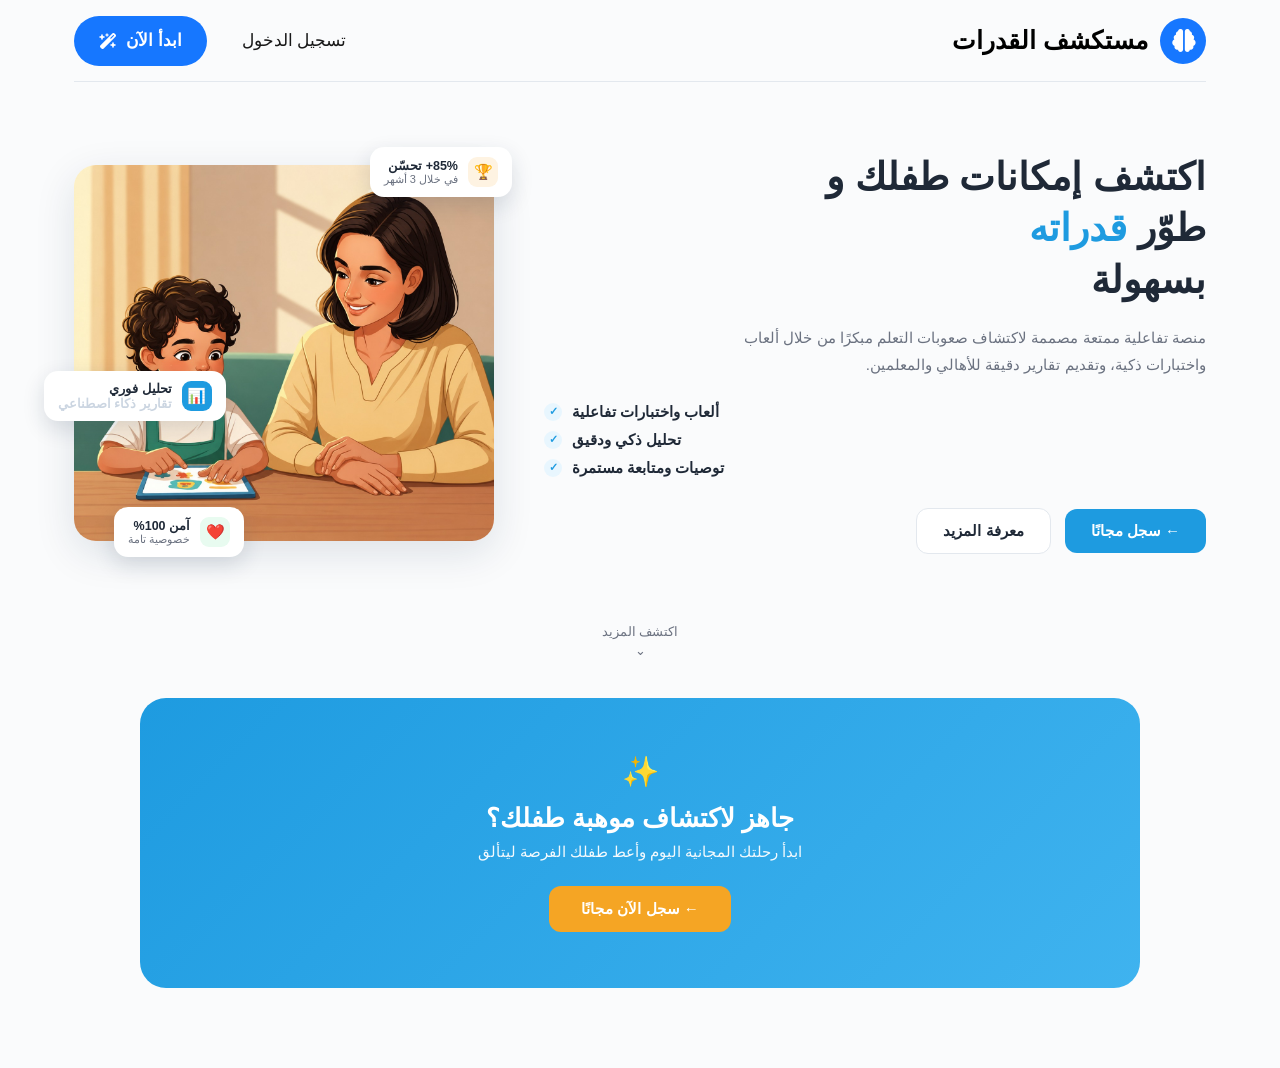
<file: index.html>
<!doctype html>
<html lang="ar" dir="rtl">
  <head>
    <meta charset="UTF-8" />
    <meta name="viewport" content="width=device-width, initial-scale=1.0" />
    <title>مستكشف القدرات - اكتشف إمكانات طفلك</title>
    <link
      rel="stylesheet"
      href="https://cdnjs.cloudflare.com/ajax/libs/font-awesome/6.5.2/css/all.min.css"
    />
    <link rel="stylesheet" href="./css/index.css" />
  </head>
  <body>
    <div class="container">
      <div class="navbar">
        <div class="site-logo">
          <div class="brain-icon">
            <i class="fa-solid fa-brain"></i>
          </div>

          <span>مستكشف القدرات</span>
        </div>
        <div class="navbar-links">
          <a href="./pages/auth/login.html" class="login-link">
            تسجيل الدخول
          </a>

          <a href="./pages/auth/registers.html" class="start-button">
            <span>ابدأ الآن</span>
            <i class="fa-solid fa-wand-magic-sparkles"></i>
          </a>
        </div>
      </div>
      <section class="hero">
        <div class="hero-image-wrap">
          <div class="float-badge badge-1">
            <div class="badge-icon">🏆</div>
            <div>
              <div>85%+ تحسّن</div>
              <div class="badge-sub">في خلال 3 أشهر</div>
            </div>
          </div>

          <div class="hero-image">
            <img
              src="./imgs/image.jpeg"
              alt="طفل وأمه يلعبان معًا"
              onerror="this.style.display = 'none'"
            />
          </div>

          <div class="float-badge badge-2">
            <div class="badge-icon">📊</div>
            <div>
              <div>تحليل فوري</div>
              <div class="badge-sub" style="color: #cbd5e1">
                تقارير ذكاء اصطناعي
              </div>
            </div>
          </div>

          <div class="float-badge badge-3">
            <div class="badge-icon">❤️</div>
            <div>
              <div>آمن 100%</div>
              <div class="badge-sub">خصوصية تامة</div>
            </div>
          </div>
        </div>

        <div class="hero-content">
          <h1>
            اكتشف إمكانات طفلك و<br />طوّر <span class="highlight">قدراته</span
            ><br />بسهولة
          </h1>
          <p class="lead">
            منصة تفاعلية ممتعة مصممة لاكتشاف صعوبات التعلم مبكرًا من خلال ألعاب
            واختبارات ذكية، وتقديم تقارير دقيقة للأهالي والمعلمين.
          </p>

          <ul class="feature-list">
            <li>
              <span>ألعاب واختبارات تفاعلية</span><span class="tick">✓</span>
            </li>
            <li><span>تحليل ذكي ودقيق</span><span class="tick">✓</span></li>
            <li>
              <span>توصيات ومتابعة مستمرة</span><span class="tick">✓</span>
            </li>
          </ul>

          <div class="hero-actions">
            <a href="./pages/auth/registers.html" class="btn btn-primary"
              >← سجل مجانًا</a
            >
            <a href="#learn-more" class="btn btn-outline">معرفة المزيد</a>
          </div>
        </div>
      </section>

      <div class="scroll-hint">
        اكتشف المزيد
        <span class="chev">⌄</span>
      </div>

      <section class="cta-banner">
        <div class="cta-icon">✨</div>
        <h2>جاهز لاكتشاف موهبة طفلك؟</h2>
        <p>ابدأ رحلتك المجانية اليوم وأعط طفلك الفرصة ليتألق</p>
        <a href="./pages/auth/registers.html" class="btn-cta"
          >← سجل الآن مجانًا</a
        >
      </section>
    </div>

    <script src="./js/index.js"></script>
  </body>
</html>
</file>
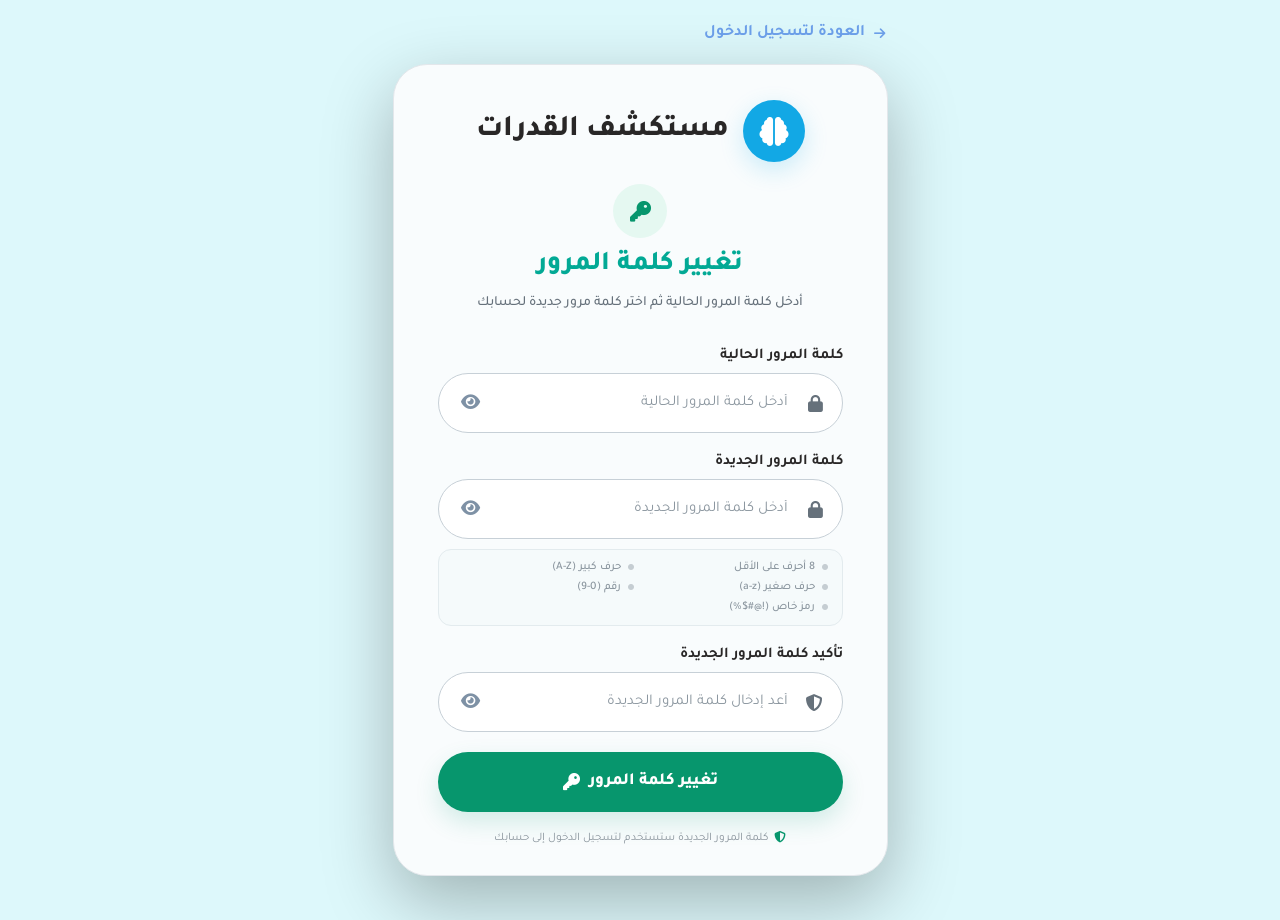
<file: pages/auth/ChangePassword.html>
<!doctype html>
<html lang="ar" dir="rtl">
  <head>
    <meta charset="UTF-8" />

    <meta name="viewport" content="width=device-width, initial-scale=1.0" />

    <title>مستكشف القدرات | تغيير كلمة المرور</title>

    <link
      href="https://fonts.googleapis.com/css2?family=Tajawal:wght@400;500;600;700;800&display=swap"
      rel="stylesheet"
    />

    <link
      rel="stylesheet"
      href="https://cdnjs.cloudflare.com/ajax/libs/font-awesome/6.5.2/css/all.min.css"
    />

    <link rel="stylesheet" href="../../css/ChangePassword.css" />
  </head>

  <body>
    <div class="page-container">
      <a href="./login.html" class="back-link">
        <i class="fa-solid fa-arrow-right"></i>

        العودة لتسجيل الدخول
      </a>

      <div class="change-card">
        <div class="brand">
          <div class="brand-icon">
            <i class="fa-solid fa-brain"></i>
          </div>

          <div class="brand-name">مستكشف القدرات</div>
        </div>
        <div class="welcome">
          <div class="title-icon">
            <i class="fa-solid fa-key"></i>
          </div>

          <h1>تغيير كلمة المرور</h1>

          <p>أدخل كلمة المرور الحالية ثم اختر كلمة مرور جديدة لحسابك</p>
        </div>
        <form id="changePasswordForm">
          <div class="form-group">
            <label for="currentPassword"> كلمة المرور الحالية </label>

            <div class="input-wrapper">
              <i class="fa-solid fa-lock input-icon"></i>

              <input
                type="password"
                id="currentPassword"
                placeholder="أدخل كلمة المرور الحالية"
                autocomplete="current-password"
                required
              />

              <button
                type="button"
                class="password-toggle"
                id="toggleCurrentPassword"
                aria-label="إظهار كلمة المرور"
              >
                <i class="fa-solid fa-eye"></i>
              </button>
            </div>
          </div>
          <div class="form-group">
            <label for="newPassword"> كلمة المرور الجديدة </label>

            <div class="input-wrapper">
              <i class="fa-solid fa-lock input-icon"></i>

              <input
                type="password"
                id="newPassword"
                placeholder="أدخل كلمة المرور الجديدة"
                autocomplete="new-password"
                required
              />

              <button
                type="button"
                class="password-toggle"
                id="toggleNewPassword"
                aria-label="إظهار كلمة المرور"
              >
                <i class="fa-solid fa-eye"></i>
              </button>
            </div>
            <div class="password-rules">
              <div class="rule" id="ruleLength">
                <i class="fa-solid fa-circle"></i>
                8 أحرف على الأقل
              </div>

              <div class="rule" id="ruleUpper">
                <i class="fa-solid fa-circle"></i>
                حرف كبير (A-Z)
              </div>

              <div class="rule" id="ruleLower">
                <i class="fa-solid fa-circle"></i>
                حرف صغير (a-z)
              </div>

              <div class="rule" id="ruleNumber">
                <i class="fa-solid fa-circle"></i>
                رقم (0-9)
              </div>

              <div class="rule" id="ruleSpecial">
                <i class="fa-solid fa-circle"></i>
                رمز خاص (!@#$%)
              </div>
            </div>
          </div>
          <div class="form-group">
            <label for="confirmPassword"> تأكيد كلمة المرور الجديدة </label>

            <div class="input-wrapper">
              <i class="fa-solid fa-shield-halved input-icon"></i>

              <input
                type="password"
                id="confirmPassword"
                placeholder="أعد إدخال كلمة المرور الجديدة"
                autocomplete="new-password"
                required
              />

              <button
                type="button"
                class="password-toggle"
                id="toggleConfirmPassword"
                aria-label="إظهار كلمة المرور"
              >
                <i class="fa-solid fa-eye"></i>
              </button>
            </div>

            <div class="validation-message" id="confirmError">
              كلمتا المرور غير متطابقتين
            </div>
          </div>
          <div class="message success-message" id="successMessage"></div>
          <div class="message error-message" id="errorMessage"></div>
          <button type="submit" class="change-button" id="changeButton">
            <span id="buttonText"> تغيير كلمة المرور </span>

            <i class="fa-solid fa-key" id="buttonIcon"></i>
          </button>
        </form>

        <div class="bottom-text">
          <i class="fa-solid fa-shield-halved"></i>

          كلمة المرور الجديدة ستستخدم لتسجيل الدخول إلى حسابك
        </div>
      </div>
    </div>

    <script src="../../js/ChangePassword.js"></script>
  </body>
</html>
</file>
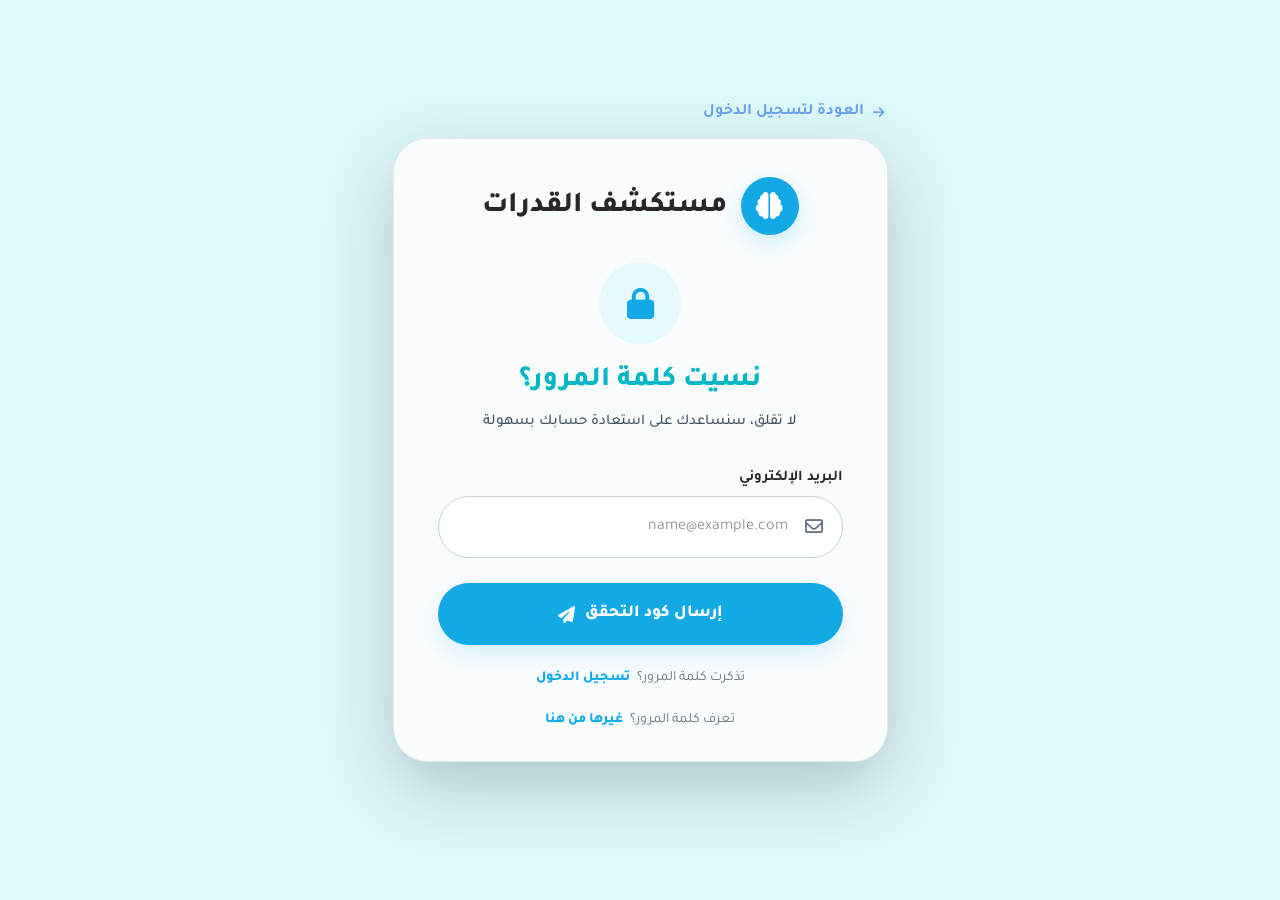
<file: pages/auth/ForgetPassword.html>
<!doctype html>
<html lang="ar" dir="rtl">
  <head>
    <meta charset="UTF-8" />
    <meta name="viewport" content="width=device-width, initial-scale=1.0" />

    <title>مستكشف القدرات | نسيت كلمة المرور</title>

    <link
      href="https://fonts.googleapis.com/css2?family=Tajawal:wght@400;500;600;700;800&display=swap"
      rel="stylesheet"
    />

    <link
      rel="stylesheet"
      href="https://cdnjs.cloudflare.com/ajax/libs/font-awesome/6.5.2/css/all.min.css"
    />

    <link rel="stylesheet" href="../../css/forgot-password.css" />
  </head>

  <body>
    <div class="page-container">
      <a href="./login.html" class="back-link">
        <i class="fa-solid fa-arrow-right"></i>
        العودة لتسجيل الدخول
      </a>

      <div class="forgot-card">
        <div class="brand">
          <div class="brand-icon">
            <i class="fa-solid fa-brain"></i>
          </div>

          <div class="brand-name">مستكشف القدرات</div>
        </div>

        <div class="main-icon">
          <i class="fa-solid fa-lock"></i>
        </div>

        <div class="welcome">
          <h1>نسيت كلمة المرور؟</h1>

          <p>لا تقلق، سنساعدك على استعادة حسابك بسهولة</p>
        </div>

        <form id="forgotPasswordForm">
          <div class="form-group">
            <label for="email"> البريد الإلكتروني </label>

            <div class="input-wrapper">
              <i class="fa-regular fa-envelope input-icon"></i>

              <input
                type="email"
                id="email"
                placeholder="name@example.com"
                autocomplete="off"
                required
              />
            </div>

            <div class="error-message" id="emailError"></div>
          </div>

          <button type="submit" class="submit-button" id="submitButton">
            <span id="buttonText"> إرسال كود التحقق </span>

            <i class="fa-solid fa-paper-plane"></i>

            <span class="spinner" id="spinner"> </span>
          </button>

          <div class="api-message" id="apiMessage"></div>
        </form>

        <div class="bottom-text">
          تذكرت كلمة المرور؟

          <a href="./login.html"> تسجيل الدخول </a>
        </div>
        <div class="bottom-text">
          تعرف كلمة المرور؟
          <a href="./ChangePassword.html"> غيرها من هنا</a>
        </div>
      </div>
    </div>

    <script src="../../js/forgot-password.js"></script>
  </body>
</html>
</file>
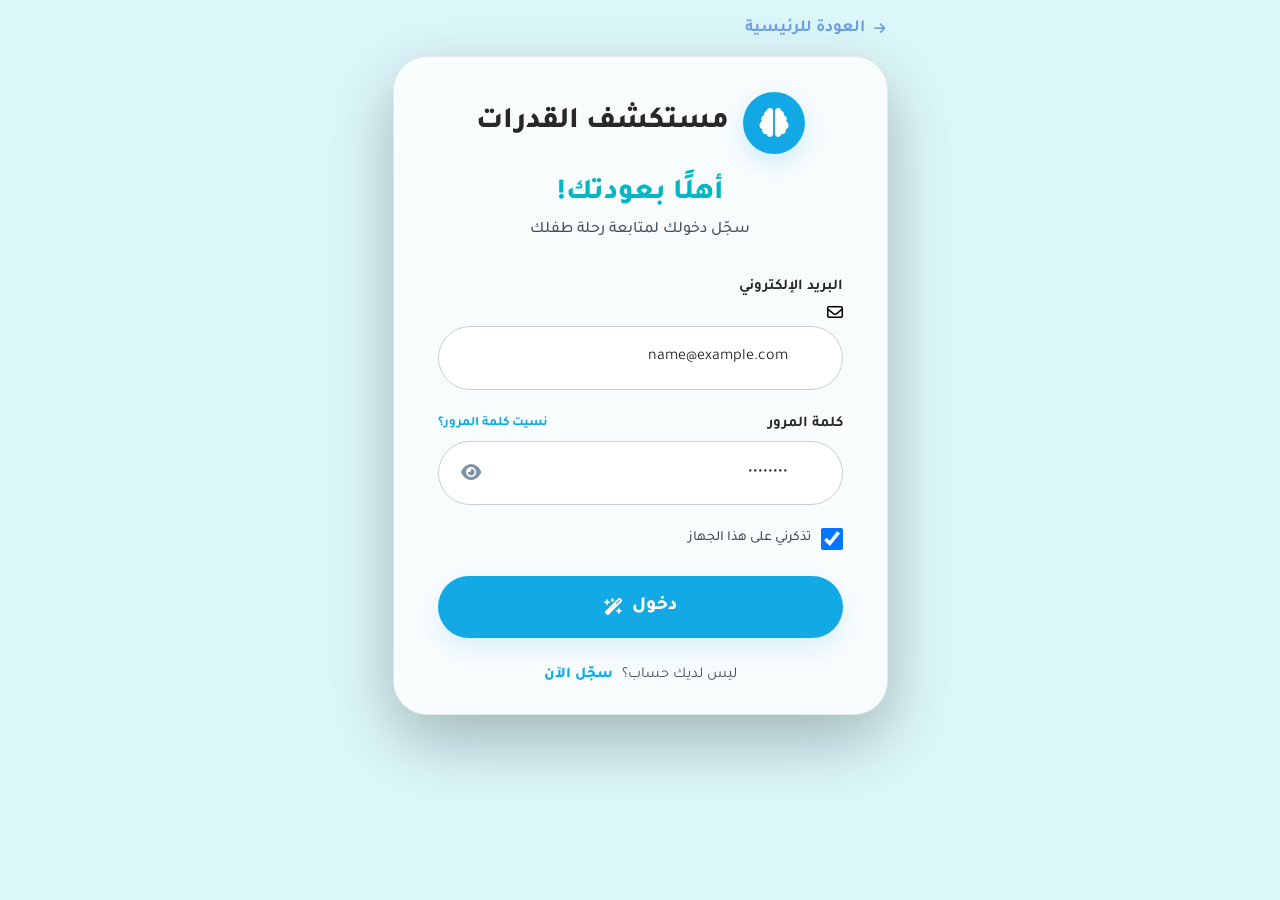
<file: pages/auth/login.html>
<!doctype html>
<html lang="ar" dir="rtl">
  <head>
    <meta charset="UTF-8" />
    <meta name="viewport" content="width=device-width, initial-scale=1.0" />
    <title>مستكشف القدرات | تسجيل الدخول</title>
    <link
      href="https://fonts.googleapis.com/css2?family=Tajawal:wght@400;500;600;700;800&display=swap"
      rel="stylesheet"
    />
    <link
      rel="stylesheet"
      href="https://cdnjs.cloudflare.com/ajax/libs/font-awesome/6.5.2/css/all.min.css"
    />
    <link rel="stylesheet" href="../../css/login.css" />
  </head>

  <body>
    <div style="width: 495px; position: relative">
      <div>
        <a href="../../index.html" class="home-link"
          ><i class="fa-solid fa-arrow-right"></i> العودة للرئيسية
        </a>
      </div>
      <div class="login-card">
        <div class="brand">
          <div class="brand-icon">
            <i class="fa-solid fa-brain" style="font-size: 29px"></i>
          </div>

          <div class="brand-name">مستكشف القدرات</div>
        </div>
        <div class="welcome">
          <h1>أهلًا بعودتك!</h1>
          <p>سجّل دخولك لمتابعة رحلة طفلك</p>
        </div>
        <form id="loginForm">
          <div class="form-group">
            <div class="form-label-row">
              <label for="email"> البريد الإلكتروني </label>
            </div>
            <div class="input-wrapper">
              <i class="fa-regular fa-envelope input-icon"></i>
              <input
                type="email"
                id="email"
                name="email"
                placeholder="name@example.com"
                autocomplete
                required
              />
            </div>
          </div>
          <div class="form-group">
            <div class="form-label-row">
              <label for="password"> كلمة المرور </label>
              <a
                href="./ForgetPassword.html"
                class="forgot-password"
                target="_blank"
              >
                نسيت كلمة المرور؟
              </a>
            </div>
            <div class="input-wrapper">
              <input
                type="password"
                id="password"
                name="password"
                placeholder="••••••••"
                autocomplete
                required
              />
              <button
                type="button"
                class="password-toggle"
                id="togglePassword"
                aria-label="إظهار كلمة المرور"
              ></button>
            </div>
          </div>
          <div class="remember-row">
            <input type="checkbox" id="remember" checked />
            <label for="remember"> تذكرني على هذا الجهاز </label>
          </div>
          <button type="submit" class="login-button">
            <span>دخول</span>
            <i
              class="fa-solid fa-wand-magic-sparkles"
              style="font-size: 17px"
            ></i>
          </button>
        </form>
        <div class="register-text">
          ليس لديك حساب؟
          <a href="./registers.html"> سجّل الآن </a>
        </div>
      </div>
    </div>
    <script src="../../js/login.js"></script>
  </body>
</html>
</file>
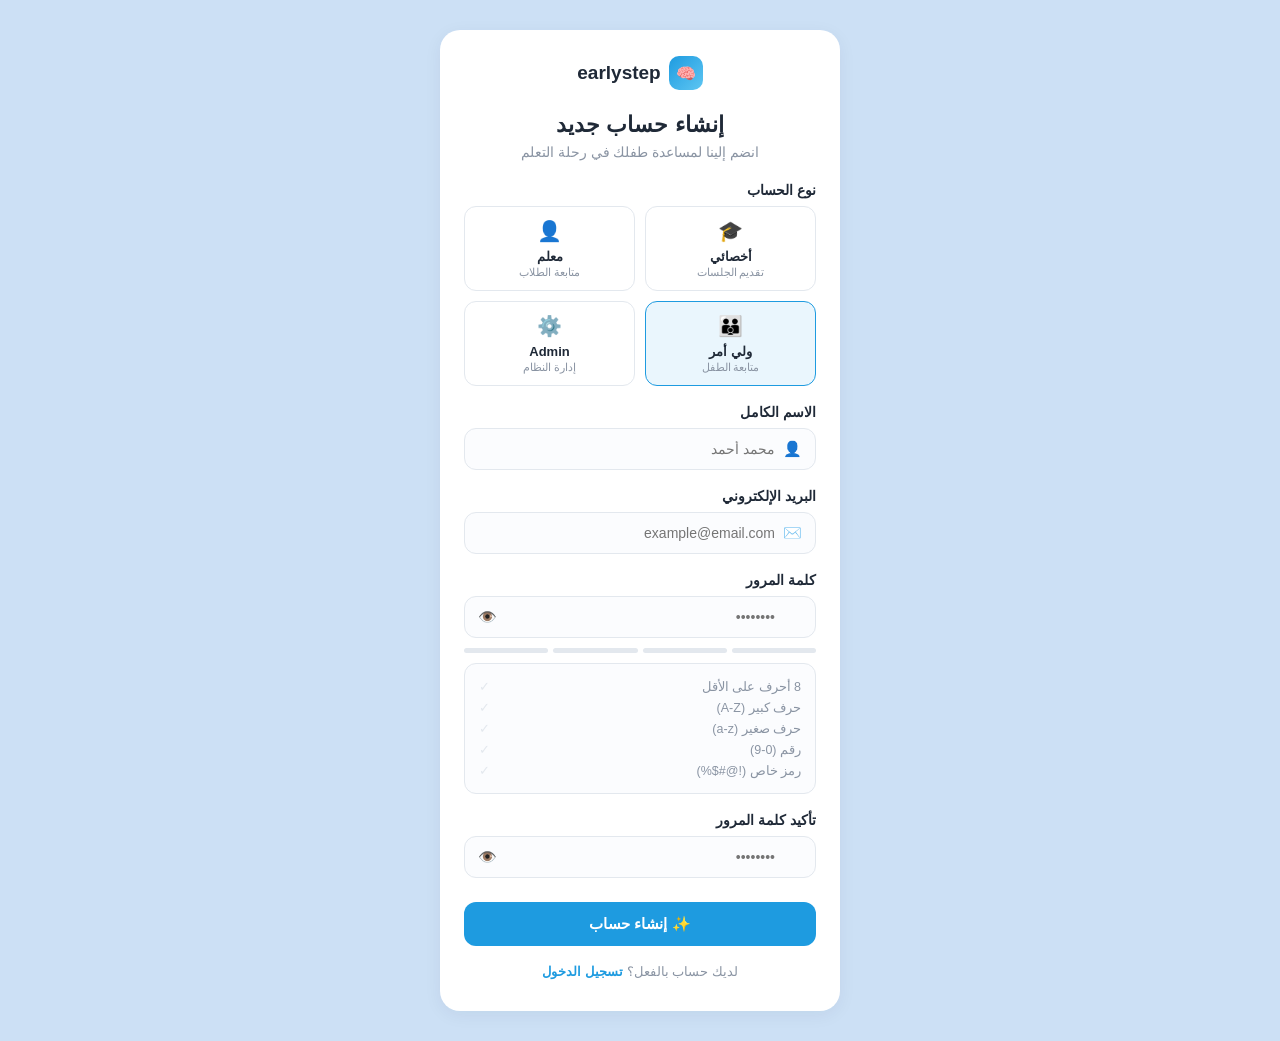
<file: pages/auth/registers.html>
<!doctype html>
<html lang="ar" dir="rtl">
  <head>
    <meta charset="UTF-8" />
    <meta name="viewport" content="width=device-width, initial-scale=1.0" />

    <title>إنشاء حساب جديد - earlystep</title>

    <link rel="stylesheet" href="../../css/registers.css" />
  </head>

  <body>
    <div class="card">
      <div class="logo-row">
        <div class="logo-icon">🧠</div>

        <div class="logo-text">earlystep</div>
      </div>

      <h1>إنشاء حساب جديد</h1>

      <p class="subtitle">انضم إلينا لمساعدة طفلك في رحلة التعلم</p>

      <form id="registerForm" novalidate>
        <label> نوع الحساب </label>

        <div class="account-types" id="accountTypes">
          <div class="account-type" data-type="specialist">
            <div class="icon">🎓</div>

            <div class="title">أخصائي</div>

            <div class="desc">تقديم الجلسات</div>
          </div>
          <div class="account-type" data-type="teacher">
            <div class="icon">👤</div>

            <div class="title">معلم</div>

            <div class="desc">متابعة الطلاب</div>
          </div>
          <div class="account-type active" data-type="guardian">
            <div class="icon">👪</div>

            <div class="title">ولي أمر</div>

            <div class="desc">متابعة الطفل</div>
          </div>
          <div class="account-type" data-type="admin">
            <div class="icon">⚙️</div>

            <div class="title">Admin</div>

            <div class="desc">إدارة النظام</div>
          </div>
        </div>
        <label for="fullName"> الاسم الكامل </label>

        <div class="input-wrap">
          <input type="text" id="fullName" placeholder="محمد أحمد" required />

          <span class="icon-right"> 👤 </span>
        </div>
        <label for="email"> البريد الإلكتروني </label>

        <div class="input-wrap">
          <input
            type="email"
            id="email"
            placeholder="example@email.com"
            required
          />

          <span class="icon-right"> ✉️ </span>
        </div>

        <div class="error-msg" id="emailError">
          الرجاء إدخال بريد إلكتروني صحيح
        </div>
        <label for="password"> كلمة المرور </label>

        <div class="input-wrap">
          <input
            type="password"
            id="password"
            placeholder="••••••••"
            required
          />

          <button type="button" class="icon-left" id="togglePassword">
            👁️
          </button>
        </div>
        <div class="strength-bar" id="strengthBar">
          <span></span>
          <span></span>
          <span></span>
          <span></span>
        </div>

        <div class="rules" id="rules">
          <div class="rule" data-rule="length">
            <span> 8 أحرف على الأقل </span>

            <span class="check"> ✓ </span>
          </div>

          <div class="rule" data-rule="upper">
            <span> حرف كبير (A-Z) </span>

            <span class="check"> ✓ </span>
          </div>

          <div class="rule" data-rule="lower">
            <span> حرف صغير (a-z) </span>

            <span class="check"> ✓ </span>
          </div>

          <div class="rule" data-rule="number">
            <span> رقم (0-9) </span>

            <span class="check"> ✓ </span>
          </div>

          <div class="rule" data-rule="special">
            <span> رمز خاص (!@#$%) </span>

            <span class="check"> ✓ </span>
          </div>
        </div>

        <label for="confirmPassword"> تأكيد كلمة المرور </label>

        <div class="input-wrap">
          <input
            type="password"
            id="confirmPassword"
            placeholder="••••••••"
            required
          />

          <button type="button" class="icon-left" id="toggleConfirmPassword">
            👁️
          </button>
        </div>

        <div class="error-msg" id="confirmError">
          كلمتا المرور غير متطابقتين
        </div>
        <button type="submit" class="btn-submit" id="submitBtn">
          <span class="spinner" id="spinner"></span>

          <span id="btnText"> ✨ إنشاء حساب </span>
        </button>
        <div class="api-error" id="apiError"></div>
        <div class="api-success" id="apiSuccess"></div>
      </form>
      <p class="login-link">
        لديك حساب بالفعل؟
        <a href="login.html"> تسجيل الدخول </a>
      </p>
    </div>
    <script src="../../js/registers.js"></script>
  </body>
</html>
</file>
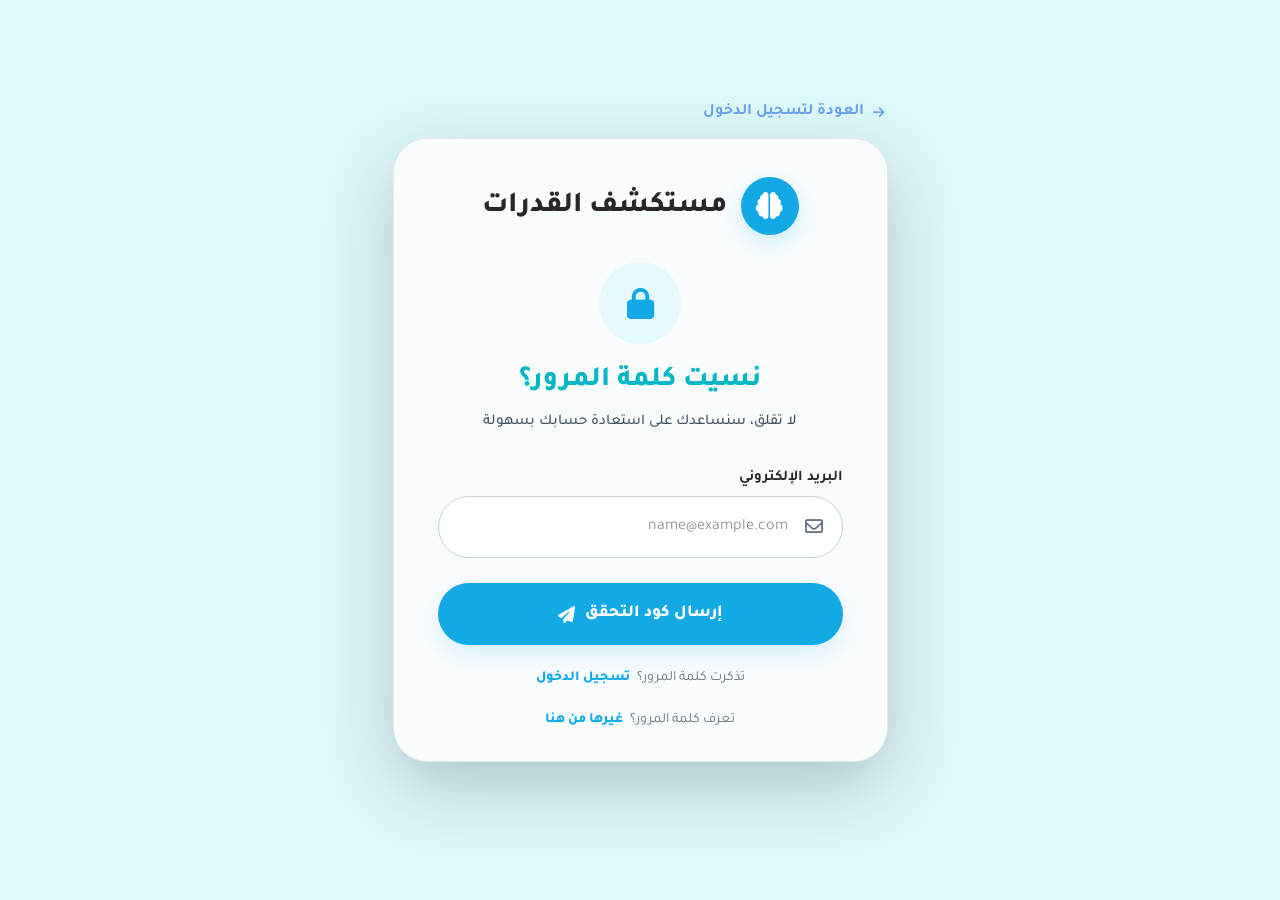
<file: pages/auth/ResetPassword.html>
<!doctype html>
<html lang="ar" dir="rtl">
  <head>
    <meta charset="UTF-8" />

    <meta name="viewport" content="width=device-width, initial-scale=1.0" />

    <title>مستكشف القدرات | تغيير كلمة المرور</title>

    <link
      href="https://fonts.googleapis.com/css2?family=Tajawal:wght@400;500;600;700;800&display=swap"
      rel="stylesheet"
    />

    <link
      rel="stylesheet"
      href="https://cdnjs.cloudflare.com/ajax/libs/font-awesome/6.5.2/css/all.min.css"
    />

    <link rel="stylesheet" href="../../css/reset-password.css" />
  </head>

  <body>
    <div class="page-container">
      <div class="reset-card">
        <div class="brand">
          <div class="brand-icon">
            <i class="fa-solid fa-brain"></i>
          </div>

          <div class="brand-name">مستكشف القدرات</div>
        </div>

        <div class="main-icon">
          <i class="fa-solid fa-key"></i>
        </div>

        <div class="welcome">
          <h1>تغيير كلمة المرور</h1>

          <p>أنشئ كلمة مرور جديدة وآمنة لحسابك</p>
        </div>

        <form id="resetPasswordForm">
          <div class="form-group">
            <label for="newPassword"> كلمة المرور الجديدة </label>

            <div class="input-wrapper">
              <i class="fa-solid fa-lock input-icon"> </i>

              <input
                type="password"
                id="newPassword"
                placeholder="••••••••"
                autocomplete="new-password"
                required
              />

              <button
                type="button"
                class="password-toggle"
                id="togglePassword"
                aria-label="إظهار كلمة المرور"
              >
                <i class="fa-solid fa-eye"></i>
              </button>
            </div>

            <div class="strength-bar" id="strengthBar">
              <span></span>
              <span></span>
              <span></span>
              <span></span>
            </div>

            <div class="rules">
              <div class="rule" data-rule="length">
                <span> 8 أحرف على الأقل </span>

                <span class="check"> ✓ </span>
              </div>

              <div class="rule" data-rule="upper">
                <span> حرف كبير (A-Z) </span>

                <span class="check"> ✓ </span>
              </div>

              <div class="rule" data-rule="lower">
                <span> حرف صغير (a-z) </span>

                <span class="check"> ✓ </span>
              </div>

              <div class="rule" data-rule="number">
                <span> رقم (0-9) </span>

                <span class="check"> ✓ </span>
              </div>

              <div class="rule" data-rule="special">
                <span> رمز خاص (!@#$%) </span>

                <span class="check"> ✓ </span>
              </div>
            </div>
          </div>

          <div class="form-group">
            <label for="confirmPassword"> تأكيد كلمة المرور </label>

            <div class="input-wrapper">
              <i class="fa-solid fa-lock input-icon"> </i>

              <input
                type="password"
                id="confirmPassword"
                placeholder="••••••••"
                autocomplete="new-password"
                required
              />

              <button
                type="button"
                class="password-toggle"
                id="toggleConfirmPassword"
                aria-label="إظهار كلمة المرور"
              >
                <i class="fa-solid fa-eye"></i>
              </button>
            </div>

            <div class="error-message" id="confirmError"></div>
          </div>

          <button type="submit" class="submit-button" id="submitButton">
            <span id="buttonText"> تغيير كلمة المرور </span>

            <i class="fa-solid fa-check"></i>

            <span class="spinner" id="spinner"> </span>
          </button>

          <div class="api-message" id="apiMessage"></div>
        </form>

        <div class="bottom-text">
          تذكرت كلمة المرور؟

          <a href="./login.html"> تسجيل الدخول </a>
        </div>
      </div>
    </div>

    <script src="../../js/reset-password.js"></script>
  </body>
</html>
</file>
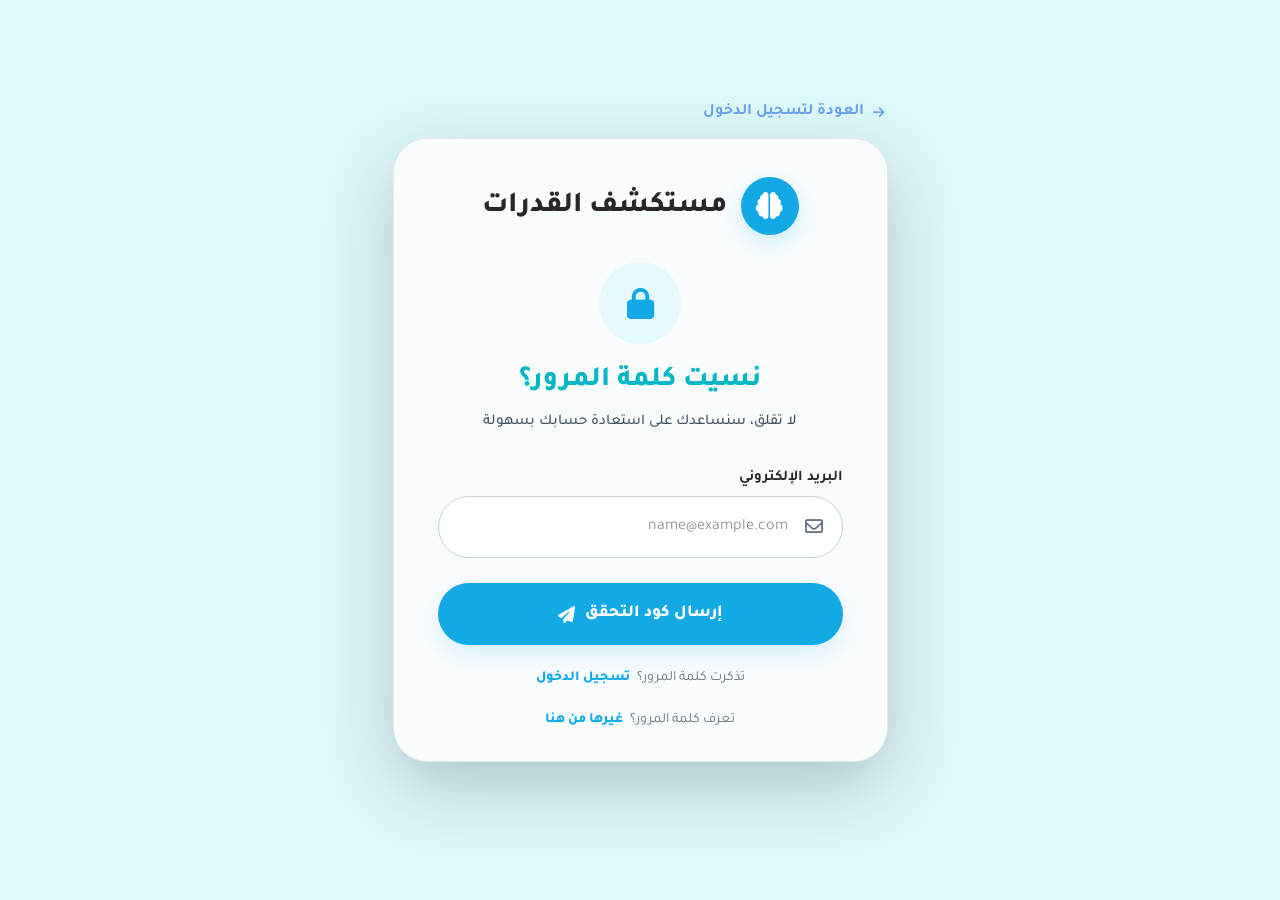
<file: pages/auth/VerifyCode.html>
<!doctype html>
<html lang="ar" dir="rtl">
  <head>
    <meta charset="UTF-8" />

    <meta name="viewport" content="width=device-width, initial-scale=1.0" />

    <title>مستكشف القدرات | التحقق من الكود</title>

    <link
      href="https://fonts.googleapis.com/css2?family=Tajawal:wght@400;500;600;700;800&display=swap"
      rel="stylesheet"
    />

    <link
      rel="stylesheet"
      href="https://cdnjs.cloudflare.com/ajax/libs/font-awesome/6.5.2/css/all.min.css"
    />

    <link rel="stylesheet" href="../../css/verify-code.css" />
  </head>

  <body>
    <div class="page-container">
      <a href="./ForgetPassword.html" class="back-link">
        <i class="fa-solid fa-arrow-right"></i>

        العودة
      </a>

      <div class="verify-card">
        <div class="brand">
          <div class="brand-icon">
            <i class="fa-solid fa-brain"></i>
          </div>

          <div class="brand-name">مستكشف القدرات</div>
        </div>

        <div class="main-icon">
          <i class="fa-solid fa-envelope-open-text"></i>
        </div>

        <div class="welcome">
          <h1>تحقق من بريدك الإلكتروني</h1>

          <p>أدخل كود التحقق الذي أرسلناه إلى بريدك الإلكتروني</p>

          <div class="email-display" id="emailDisplay"></div>
        </div>

        <form id="verifyForm">
          <label for="code"> كود التحقق </label>

          <div class="code-wrapper">
            <input
              type="text"
              id="code"
              maxlength="10"
              inputmode="numeric"
              autocomplete="one-time-code"
              placeholder="أدخل الكود"
              required
            />
          </div>

          <div class="error-message" id="codeError"></div>

          <button type="submit" class="submit-button" id="verifyButton">
            <span id="buttonText"> متابعة </span>

            <i class="fa-solid fa-arrow-left"></i>

            <span class="spinner" id="spinner"> </span>
          </button>

          <div class="info-message">
            <i class="fa-solid fa-circle-info"></i>

            بعد التحقق من الكود ستتمكن من إنشاء كلمة مرور جديدة.
          </div>
        </form>

        <div class="bottom-text">
          لم يصلك الكود؟

          <a href="./ForgetPassword.html"> إرسال كود جديد </a>
        </div>
      </div>
    </div>

    <script src="../../js/verify-code.js"></script>
  </body>
</html>
</file>
<file: css/index.css>
.navbar {
  width: 100%;
  height: 82px;

  padding: 0;

  display: flex;
  align-items: center;
  justify-content: space-between;

  direction: rtl;

  background: #fafbfc;
  border-bottom: 1px solid #e3e8ee;
}

.site-logo {
  display: flex;
  align-items: center;
  gap: 12px;

  color: black;

  font-size: 25px;
  font-weight: 700;
}

.brain-icon {
  width: 46px;
  height: 46px;

  display: flex;
  align-items: center;
  justify-content: center;

  background: #1677ff;

  border-radius: 50%;

  color: white;

  font-size: 23px;
}
.navbar-links {
  display: flex;
  align-items: center;

  gap: 35px;

  direction: rtl;
}

.login-link {
  color: black;

  text-decoration: none;

  font-size: 17px;
  font-weight: 500;

  opacity: 0.9;

  transition: 0.3s;
}

.login-link:hover {
  opacity: 1;
}

.start-button {
  height: 50px;

  padding: 0 25px;

  display: flex;
  align-items: center;
  justify-content: center;

  gap: 9px;

  background: #1677ff;

  color: white;

  text-decoration: none;

  border-radius: 30px;

  font-size: 17px;
  font-weight: 600;

  transition: 0.3s;
}

.start-button:hover {
  background: #0d68e8;
}

.start-button i {
  font-size: 16px;
}
:root {
  --primary: #1e9be0;
  --primary-dark: #1483c2;
  --orange: #f5a524;
  --green: #22c55e;
  --bg: #fafbfc;
  --text: #1f2937;
  --muted: #6b7280;
  --border: #e3e8ee;
}
* {
  box-sizing: border-box;
  margin: 0;
  padding: 0;
}
body {
  font-family: "Segoe UI", Tahoma, Arial, sans-serif;
  background: var(--bg);
  color: var(--text);
  overflow-x: hidden;
}
a {
  text-decoration: none;
  color: inherit;
}

.container {
  max-width: 1180px;
  margin: 0 auto;
  padding: 0 24px;
}
.hero {
  display: flex;
  align-items: center;
  gap: 50px;
  padding: 70px 0 30px;
  flex-wrap: wrap;
}
.hero-image-wrap {
  position: relative;
  flex: 1 1 380px;
  max-width: 420px;
  order: 2;
}
.hero-image {
  width: 100%;
  border-radius: 22px;
  overflow: hidden;
  box-shadow: 0 12px 40px rgba(20, 40, 70, 0.12);
}
.hero-image img {
  width: 100%;
  display: block;
}

.float-badge {
  position: absolute;
  background: #fff;
  border-radius: 14px;
  box-shadow: 0 8px 22px rgba(20, 40, 70, 0.14);
  padding: 10px 14px;
  display: flex;
  align-items: center;
  gap: 10px;
  font-size: 12.5px;
  font-weight: 700;
  animation: float 3.5s ease-in-out infinite;
}
.float-badge .badge-icon {
  width: 30px;
  height: 30px;
  border-radius: 9px;
  display: flex;
  align-items: center;
  justify-content: center;
  font-size: 15px;
  flex-shrink: 0;
}
.badge-1 {
  top: -18px;
  right: -18px;
  animation-delay: 0s;
}
.badge-1 .badge-icon {
  background: #fef3e2;
  color: var(--orange);
}
.badge-1 .badge-sub {
  color: var(--muted);
  font-weight: 500;
  font-size: 11px;
}

.badge-2 {
  bottom: 120px;
  left: -30px;
  animation-delay: 0.4s;
}
.badge-2 .badge-icon {
  background: var(--primary);
  color: #fff;
}

.badge-3 {
  bottom: -16px;
  left: 40px;
  animation-delay: 0.9s;
}
.badge-3 .badge-icon {
  background: #e8fbf0;
  color: var(--green);
}
.badge-3 .badge-sub {
  color: var(--muted);
  font-weight: 500;
  font-size: 11px;
}

@keyframes float {
  0%,
  100% {
    transform: translateY(0);
  }
  50% {
    transform: translateY(-10px);
  }
}

.hero-content {
  flex: 1 1 420px;
  order: 1;
}
.hero-content h1 {
  font-size: 38px;
  line-height: 1.35;
  font-weight: 800;
  margin-bottom: 18px;
}
.hero-content h1 .highlight {
  color: var(--primary);
}
.hero-content p.lead {
  color: var(--muted);
  font-size: 15px;
  line-height: 1.8;
  margin-bottom: 20px;
  max-width: 480px;
}

.feature-list {
  list-style: none;
  margin-bottom: 26px;
}
.feature-list li {
  display: flex;
  align-items: center;
  gap: 10px;
  justify-content: flex-end;
  font-size: 14.5px;
  font-weight: 600;
  padding: 5px 0;
}
.feature-list li .tick {
  width: 18px;
  height: 18px;
  border-radius: 50%;
  background: #e8f6fe;
  color: var(--primary);
  display: flex;
  align-items: center;
  justify-content: center;
  font-size: 11px;
  flex-shrink: 0;
}

.hero-actions {
  display: flex;
  align-items: center;
  gap: 14px;
  flex-wrap: wrap;
}
.btn {
  padding: 13px 26px;
  border-radius: 12px;
  font-size: 15px;
  font-weight: 700;
  border: none;
  cursor: pointer;
  display: inline-flex;
  align-items: center;
  gap: 8px;
  transition: 0.15s;
}
.btn-primary {
  background: var(--primary);
  color: #fff;
}
.btn-primary:hover {
  background: var(--primary-dark);
}
.btn-outline {
  background: #fff;
  color: var(--text);
  border: 1.5px solid var(--border);
}
.btn-outline:hover {
  border-color: var(--primary);
  color: var(--primary);
}

.scroll-hint {
  text-align: center;
  margin: 40px 0 10px;
  color: var(--muted);
  font-size: 13px;
}
.scroll-hint .chev {
  display: block;
  margin-top: 4px;
  animation: bounce 1.6s infinite;
}
@keyframes bounce {
  0%,
  100% {
    transform: translateY(0);
  }
  50% {
    transform: translateY(5px);
  }
}

.cta-banner {
  background: linear-gradient(135deg, var(--primary), #3fb3ef);
  border-radius: 26px;
  padding: 56px 24px;
  text-align: center;
  color: #fff;
  max-width: 1000px;
  margin: 40px auto 80px;
}
.cta-banner .cta-icon {
  font-size: 30px;
  margin-bottom: 14px;
}
.cta-banner h2 {
  font-size: 26px;
  font-weight: 800;
  margin-bottom: 10px;
}
.cta-banner p {
  font-size: 14.5px;
  opacity: 0.95;
  margin-bottom: 26px;
}
.btn-cta {
  background: var(--orange);
  color: #fff;
  padding: 14px 32px;
  border-radius: 12px;
  font-weight: 800;
  font-size: 15px;
  border: none;
  cursor: pointer;
  display: inline-flex;
  align-items: center;
  gap: 8px;
  transition: 0.15s;
}
.btn-cta:hover {
  background: #e0930f;
}

@media (max-width: 768px) {
  .hero {
    padding-top: 40px;
    flex-direction: column;
  }
  .hero-content h1 {
    font-size: 28px;
    text-align: center;
  }
  .hero-content p.lead {
    margin: 0 auto 20px;
    text-align: center;
  }
  .feature-list li {
    justify-content: center;
  }
  .hero-actions {
    justify-content: center;
  }
  .hero-image-wrap {
    margin: 0 auto 60px;
  }
}
</file>
<file: css/ChangePassword.css>
* {
  margin: 0;
  padding: 0;
  box-sizing: border-box;
}

html,
body {
  width: 100%;
  min-height: 100%;
}

body {
  font-family: "Tajawal", sans-serif;
  background: #ddf8fb;
  color: #292727;
  min-height: 100vh;
  display: flex;
  justify-content: center;
  align-items: center;
  margin-top: 20px;
  padding: 35px;
}

.page-container {
  width: 495px;
  position: relative;
}

.back-link {
  position: absolute;
  margin-top: -40px;
  right: 3px;
  display: flex;
  align-items: center;
  gap: 9px;
  color: #6b9ee8;
  text-decoration: none;
  font-size: 16px;
  font-weight: 600;
  transition: 0.2s ease;
}

.back-link:hover {
  color: #159fda;
}

.back-link i {
  font-size: 13px;
}

.change-card {
  width: 100%;
  background: #f9fcfd;
  border: 1px solid #e3e7eb;
  border-radius: 34px;
  padding: 35px 44px 30px;
  box-shadow: 0 25px 70px rgba(0, 0, 0, 0.28);
}

.brand {
  display: flex;
  align-items: center;
  justify-content: center;
  gap: 14px;
  margin-bottom: 22px;
}

.brand-icon {
  width: 62px;
  height: 62px;
  border-radius: 50%;
  background: #12a8e5;
  display: flex;
  align-items: center;
  justify-content: center;
  color: white;
  box-shadow: 0 8px 25px rgba(18, 168, 229, 0.2);
}

.brand-icon i {
  font-size: 29px;
}

.brand-name {
  font-size: 30px;
  font-weight: 800;
  color: #292727;
}

.welcome {
  text-align: center;
  margin-bottom: 30px;
}

.title-icon {
  width: 54px;
  height: 54px;
  margin: 0 auto 12px;
  border-radius: 50%;
  background: #e5f8f1;
  color: #07966d;
  display: flex;
  align-items: center;
  justify-content: center;
  font-size: 21px;
}

.welcome h1 {
  font-size: 27px;
  font-weight: 800;
  color: #02a995;
  margin-bottom: 9px;
}

.welcome p {
  font-size: 14px;
  font-weight: 500;
  color: #66717b;
  line-height: 1.8;
}

.form-group {
  margin-bottom: 20px;
  position: relative;
}

.form-group label {
  display: block;
  color: #292727;
  font-size: 15px;
  font-weight: 700;
  margin-bottom: 8px;
}

.input-wrapper {
  position: relative;
}

.input-wrapper input {
  width: 100%;
  height: 60px;
  background: #ffffff;
  border: 1px solid #c7d0d7;
  border-radius: 30px;
  color: #0d0d0e;
  font-family: inherit;
  font-size: 15px;
  outline: none;
  padding: 0 54px 0 54px;
  transition: 0.2s ease;
}

.input-wrapper input::placeholder {
  color: #8b969f;
}

.input-wrapper input:focus {
  border-color: #12a8e5;
  background: #ffffff;
  box-shadow: 0 0 0 3px rgba(17, 168, 229, 0.08);
}

.input-icon {
  position: absolute;
  top: 50%;
  right: 20px;
  transform: translateY(-50%);
  color: #66717b;
  font-size: 17px;
  pointer-events: none;
}

.password-toggle {
  position: absolute;
  left: 18px;
  top: 50%;
  transform: translateY(-50%);
  background: none;
  border: none;
  color: #7e91a5;
  font-size: 17px;
  cursor: pointer;
  padding: 5px;
}

.password-toggle:hover {
  color: #00a9e8;
}

.password-rules {
  margin-top: 10px;
  padding: 11px 14px;
  background: #f5fafb;
  border: 1px solid #e3ebee;
  border-radius: 13px;
  display: grid;
  grid-template-columns: 1fr 1fr;
  gap: 7px 12px;
}

.rule {
  display: flex;
  align-items: center;
  gap: 7px;
  color: #8a959e;
  font-size: 11.5px;
  font-weight: 500;
  transition: 0.2s ease;
}

.rule i {
  font-size: 6px;
  color: #c5cdd2;
}

.rule.valid {
  color: #07966d;
}

.rule.valid i {
  color: #07966d;
}

.validation-message {
  display: none;
  color: #ef4444;
  font-size: 12px;
  margin-top: 6px;
}

.message {
  display: none;
  padding: 12px 14px;
  border-radius: 12px;
  text-align: center;
  font-size: 13px;
  margin-bottom: 15px;
  line-height: 1.6;
}

.success-message {
  color: #087f5b;
  background: #ecfdf5;
  border: 1px solid #b7efd9;
}

.error-message {
  color: #dc2626;
  background: #fef2f2;
  border: 1px solid #fecaca;
}

.change-button {
  width: 100%;
  height: 60px;
  border: none;
  border-radius: 30px;
  background: #07966d;
  color: white;
  font-family: inherit;
  font-size: 17px;
  font-weight: 800;
  cursor: pointer;
  display: flex;
  align-items: center;
  justify-content: center;
  gap: 9px;
  box-shadow: 0 10px 25px rgba(7, 150, 109, 0.16);
  transition: 0.2s ease;
}

.change-button:hover {
  background: #07845f;
  transform: translateY(-2px);
  box-shadow: 0 14px 30px rgba(7, 150, 109, 0.23);
}

.change-button:active {
  transform: translateY(0);
}

.change-button:disabled {
  opacity: 0.65;
  cursor: not-allowed;
  transform: none;
}

.bottom-text {
  text-align: center;
  margin-top: 20px;
  color: #89949c;
  font-size: 11.5px;
  display: flex;
  justify-content: center;
  align-items: center;
  gap: 6px;
}

.bottom-text i {
  color: #07966d;
}

@media (max-width: 560px) {
  body {
    padding: 60px 15px 25px;
  }

  .page-container {
    width: 100%;
  }

  .change-card {
    padding: 30px 22px 25px;
    border-radius: 25px;
  }

  .brand-name {
    font-size: 25px;
  }

  .welcome h1 {
    font-size: 24px;
  }

  .password-rules {
    grid-template-columns: 1fr;
  }

  .back-link {
    top: -38px;
  }
}
</file>
<file: css/forgot-password.css>
* {
  margin: 0;
  padding: 0;
  box-sizing: border-box;
}

html,
body {
  width: 100%;
  min-height: 100%;
}

body {
  font-family: "Tajawal", sans-serif;
  background: #ddf8fb;
  color: #292727;

  min-height: 100vh;

  display: flex;
  align-items: center;
  justify-content: center;

  padding: 40px 20px;
}

.page-container {
  width: 100%;
  max-width: 495px;
  position: relative;
}

.back-link {
  position: absolute;

  top: -35px;
  right: 4px;

  display: flex;
  align-items: center;

  gap: 9px;

  color: #6b9ee8;

  text-decoration: none;

  font-size: 16px;
  font-weight: 600;

  transition: 0.2s ease;
}

.back-link:hover {
  color: #159fda;
}

.back-link i {
  font-size: 13px;
}

.forgot-card {
  width: 100%;

  background: #f9fcfd;

  border: 1px solid #e3e7eb;

  border-radius: 34px;

  padding: 38px 44px 32px;

  box-shadow: 0 25px 70px rgba(0, 0, 0, 0.2);
}

.brand {
  display: flex;

  align-items: center;
  justify-content: center;

  gap: 14px;

  margin-bottom: 27px;
}

.brand-icon {
  width: 58px;
  height: 58px;

  border-radius: 50%;

  background: #12a8e5;

  display: flex;
  align-items: center;
  justify-content: center;

  color: white;

  box-shadow: 0 8px 25px rgba(18, 168, 229, 0.2);
}

.brand-icon i {
  font-size: 27px;
}

.brand-name {
  font-size: 29px;
  font-weight: 800;
}

.main-icon {
  width: 82px;
  height: 82px;

  margin: 0 auto 20px;

  border-radius: 50%;

  background: #e5f8fc;

  color: #12a8e5;

  display: flex;
  align-items: center;
  justify-content: center;
}

.main-icon i {
  font-size: 31px;
}

.welcome {
  text-align: center;

  margin-bottom: 34px;
}

.welcome h1 {
  font-size: 28px;

  font-weight: 800;

  color: #02b6c6;

  margin-bottom: 10px;
}

.welcome p {
  color: #44515f;

  font-size: 15px;

  font-weight: 500;

  line-height: 1.8;
}

.form-group {
  margin-bottom: 25px;
}

.form-group label {
  display: block;

  margin-bottom: 9px;

  font-size: 15px;

  font-weight: 700;
}

.input-wrapper {
  position: relative;
}

.input-wrapper input {
  width: 100%;

  height: 62px;

  background: #ffffff;

  border: 1px solid #c7d0d7;

  border-radius: 32px;

  outline: none;

  font-family: inherit;

  font-size: 16px;

  padding: 0 54px 0 20px;

  transition: 0.2s ease;
}

.input-wrapper input::placeholder {
  color: #8b9299;
}

.input-wrapper input:focus {
  border-color: #12a8e5;

  box-shadow: 0 0 0 3px rgba(18, 168, 229, 0.08);
}

.input-icon {
  position: absolute;

  right: 20px;

  top: 50%;

  transform: translateY(-50%);

  color: #66727e;

  font-size: 18px;

  pointer-events: none;
}

.error-message {
  display: none;

  color: #ef4444;

  font-size: 12px;

  margin-top: 7px;

  padding-right: 8px;
}

.submit-button {
  width: 100%;

  height: 62px;

  border: none;

  border-radius: 32px;

  background: #12a9e5;

  color: white;

  font-family: inherit;

  font-size: 17px;

  font-weight: 800;

  cursor: pointer;

  display: flex;

  align-items: center;
  justify-content: center;

  gap: 10px;

  transition: 0.2s ease;

  box-shadow: 0 10px 25px rgba(18, 169, 229, 0.14);
}

.submit-button:hover {
  transform: translateY(-2px);

  box-shadow: 0 14px 30px rgba(18, 169, 229, 0.23);
}

.submit-button:disabled {
  background: #9fd8ee;

  cursor: not-allowed;

  transform: none;
}

.spinner {
  display: none;

  width: 17px;
  height: 17px;

  border: 2px solid rgba(255, 255, 255, 0.5);

  border-top-color: white;

  border-radius: 50%;

  animation: spin 0.7s linear infinite;
}

@keyframes spin {
  to {
    transform: rotate(360deg);
  }
}

.api-message {
  display: none;

  margin-top: 18px;

  padding: 12px;

  border-radius: 12px;

  text-align: center;

  font-size: 13px;

  font-weight: 600;
}

.api-message.success {
  display: block;

  background: #f0fdf4;

  border: 1px solid #bbf7d0;

  color: #16a34a;
}

.api-message.error {
  display: block;

  background: #fef2f2;

  border: 1px solid #fecaca;

  color: #dc2626;
}

.bottom-text {
  text-align: center;

  margin-top: 25px;

  color: #66727e;

  font-size: 14px;
}

.bottom-text a {
  color: #0eaae9;

  font-weight: 800;

  text-decoration: none;

  margin-right: 4px;
}

.bottom-text a:hover {
  text-decoration: underline;
}

@media (max-width: 520px) {
  body {
    padding: 55px 15px 30px;
  }

  .forgot-card {
    padding: 32px 24px 28px;

    border-radius: 26px;
  }

  .back-link {
    right: 10px;
  }

  .brand-name {
    font-size: 25px;
  }

  .welcome h1 {
    font-size: 24px;
  }
}
</file>
<file: css/login.css>
* {
  margin: 0;
  padding: 0;
  box-sizing: border-box;
}

html,
body {
  width: 100%;
  min-height: 100%;
}

body {
  font-family: "Tajawal", sans-serif;
  background: #ddf8fb;
  color: #000000;
  height: 770px;
  display: flex;
  justify-content: center;
  align-items: center;
}

.home-link {
  position: absolute;
  top: -37px;
  right: 3px;
  display: flex;
  align-items: center;
  gap: 9px;
  color: #6b9ee8;
  text-decoration: none;
  font-size: 17px;
  font-weight: 600;
}

.home-link i {
  font-size: 13px;
  transition: transform 0.25s ease;
}

.home-link:hover {
  color: #159fda;
}

.login-card {
  width: 100%;
  background: #f9fcfd;
  border: 1px solid #e3e7eb;
  border-radius: 34px;
  padding: 35px 44px 30px;
  box-shadow: 0 25px 70px rgba(0, 0, 0, 0.28);
}

.brand {
  display: flex;
  align-items: center;
  justify-content: center;
  gap: 14px;
  margin-bottom: 22px;
  position: relative;
}

.brand-icon {
  width: 62px;
  height: 62px;
  border-radius: 50%;
  background: #12a8e5;
  display: flex;
  align-items: center;
  justify-content: center;
  color: white;
  box-shadow: 0 8px 25px rgba(18, 168, 229, 0.2);
}

.brand-name {
  font-size: 30px;
  font-weight: 800;
  color: #292727;
}

.welcome {
  text-align: center;
  position: relative;
  margin-bottom: 38px;
}

.welcome h1 {
  font-size: 29px;
  font-weight: 800;
  color: #02b6c6;
  margin-bottom: 10px;
}

.welcome p {
  font-size: 16px;
  font-weight: 500;
  color: #44515f;
}

.form-group {
  margin-bottom: 25px;
  position: relative;
}

.form-label-row {
  display: flex;
  align-items: center;
  justify-content: space-between;
  margin-bottom: 8px;
}

label {
  color: #292727;
  font-size: 15px;
  font-weight: 700;
}

.forgot-password {
  color: #08a7e5;
  text-decoration: none;
  font-size: 13px;
  font-weight: 700;
  transition: 0.2s ease;
}

.forgot-password:hover {
  color: #42c4f0;
  text-decoration: underline;
}

.input-wrapper {
  position: relative;
}

.input-wrapper input {
  width: 100%;
  height: 64px;
  background: #ffffff;
  border: 1px solid #c7d0d7;
  border-radius: 34px;
  color: #0d0d0e;
  font-family: inherit;
  font-size: 16px;
  outline: none;
  padding: 0 54px 0 54px;
}

.input-wrapper input::placeholder {
  color: #2a2b2d;
}

.input-wrapper input:focus {
  border-color: #12a8e5;
  background: #e6e6e9;
  box-shadow: 0 0 0 3px rgba(17, 168, 229, 0.08);
}

.password-toggle {
  position: absolute;
  left: 18px;
  top: 50%;
  transform: translateY(-50%);
  background: none;
  border: none;
  color: #7e91a5;
  font-size: 18px;
  cursor: pointer;
  padding: 5px;
  transition: 0.2s ease;
}

.password-toggle:hover {
  color: #00b7ff;
}

.remember-row {
  display: flex;
  align-items: center;
  justify-content: flex-start;
  gap: 10px;
  margin-top: -2px;
  margin-bottom: 26px;
  position: relative;
}

.remember-row label {
  color: #44515f;
  font-size: 14px;
  font-weight: 500;
  cursor: pointer;
}

.remember-row input {
  width: 22px;
  height: 22px;
  border-radius: 50%;
  background: #12a8e5;
  position: relative;
  cursor: pointer;
}

.remember-row input::after {
  font-family: "Font Awesome 6 Free";
  font-weight: 900;
  position: absolute;
  top: 50%;
  left: 50%;
  color: #ffffff;
  font-size: 11px;
}

.login-button {
  width: 100%;
  height: 62px;
  border: none;
  border-radius: 32px;
  background: #12a9e5;
  color: white;
  font-family: inherit;
  font-size: 19px;
  font-weight: 800;
  cursor: pointer;
  display: flex;
  align-items: center;
  justify-content: center;
  gap: 9px;
  box-shadow: 0 10px 25px rgba(18, 169, 229, 0.14);
}

.login-button:hover {
  transform: translateY(-2px);
  box-shadow: 0 14px 30px rgba(18, 169, 229, 0.23);
}

.login-button:active {
  transform: translateY(0);
}

.register-text {
  text-align: center;
  margin-top: 28px;
  color: #44515f;
  font-size: 15px;
  position: relative;
}

.register-text a {
  color: #0eaae9;
  font-weight: 800;
  text-decoration: none;
  margin-right: 5px;
  transition: 0.2s ease;
}

.register-text a:hover {
  color: #49c7f0;
  text-decoration: underline;
}
</file>
<file: css/registers.css>
:root {
  --primary: #1e9be0;
  --primary-dark: #1483c2;

  --bg: #cce0f5;

  --card: #ffffff;

  --border: #e3e8ee;

  --text: #1f2937;

  --muted: #8a94a3;

  --green: #22c55e;

  --danger: #ef4444;

  --radius: 14px;
}

* {
  box-sizing: border-box;

  margin: 0;
  padding: 0;
}

body {
  font-family: "Segoe UI", Tahoma, Arial, sans-serif;

  background: var(--bg);

  display: flex;

  justify-content: center;

  padding: 30px 12px;

  color: var(--text);
}

.card {
  width: 100%;

  max-width: 400px;

  background: var(--card);

  border-radius: 20px;

  padding: 26px 24px 32px;

  box-shadow: 0 4px 18px rgba(20, 40, 70, 0.06);
}

.logo-row {
  display: flex;

  align-items: center;

  justify-content: center;

  gap: 8px;

  margin-bottom: 22px;
}

.logo-icon {
  width: 34px;

  height: 34px;

  border-radius: 10px;

  background: linear-gradient(135deg, var(--primary), #5ec6f2);

  display: flex;

  align-items: center;

  justify-content: center;

  color: #fff;

  font-weight: bold;

  font-size: 16px;
}

.logo-text {
  font-size: 19px;

  font-weight: 700;

  color: var(--text);
}

h1 {
  text-align: center;

  font-size: 22px;

  margin-bottom: 6px;
}

.subtitle {
  text-align: center;

  color: var(--muted);

  font-size: 13.5px;

  margin-bottom: 22px;
}

label {
  display: block;

  font-size: 13.5px;

  font-weight: 600;

  margin-bottom: 8px;

  margin-top: 18px;
}

.account-types {
  display: grid;

  grid-template-columns: 1fr 1fr;

  gap: 10px;

  margin-top: 8px;
}

.account-type {
  border: 1.5px solid var(--border);

  border-radius: 12px;

  padding: 12px 6px;

  text-align: center;

  cursor: pointer;

  transition: 0.15s;

  background: #fff;
}

.account-type:hover {
  border-color: #b9dcf2;
}

.account-type.active {
  border-color: var(--primary);

  background: #eaf6fd;
}

.account-type .icon {
  font-size: 20px;

  margin-bottom: 6px;
}

.account-type .title {
  font-size: 13px;

  font-weight: 700;
}

.account-type .desc {
  font-size: 10.5px;

  color: var(--muted);

  margin-top: 2px;
}

.input-wrap {
  position: relative;
}

.input-wrap input {
  width: 100%;

  padding: 12px 40px 12px 14px;

  border: 1.5px solid var(--border);

  border-radius: 12px;

  font-size: 14px;

  background: #fbfcfe;

  outline: none;

  transition: 0.15s;
}

.input-wrap input:focus {
  border-color: var(--primary);

  background: #fff;
}

.input-wrap .icon-right {
  position: absolute;

  right: 14px;

  top: 50%;

  transform: translateY(-50%);

  color: var(--muted);

  font-size: 15px;

  pointer-events: none;
}

.input-wrap .icon-left {
  position: absolute;

  left: 14px;

  top: 50%;

  transform: translateY(-50%);

  color: var(--muted);

  font-size: 15px;

  cursor: pointer;

  background: none;

  border: none;
}

.strength-bar {
  display: flex;

  gap: 5px;

  margin-top: 10px;
}

.strength-bar span {
  flex: 1;

  height: 5px;

  border-radius: 4px;

  background: var(--border);

  transition: 0.2s;
}

.strength-bar span.on {
  background: var(--green);
}

.strength-bar span.weak {
  background: var(--danger);
}

.strength-bar span.mid {
  background: #f59e0b;
}

.rules {
  margin-top: 10px;

  border: 1px solid var(--border);

  border-radius: 12px;

  padding: 12px 14px;

  background: #fbfcfe;
}

.rule {
  display: flex;

  align-items: center;

  justify-content: space-between;

  font-size: 12.5px;

  color: var(--muted);

  padding: 3px 0;
}

.rule .check {
  font-size: 13px;

  color: var(--border);
}

.rule.valid {
  color: var(--text);
}

.rule.valid .check {
  color: var(--green);
}

.error-msg {
  color: var(--danger);

  font-size: 12px;

  margin-top: 6px;

  display: none;
}

.btn-submit {
  width: 100%;

  margin-top: 24px;

  padding: 13px;

  background: var(--primary);

  color: #fff;

  border: none;

  border-radius: 12px;

  font-size: 15px;

  font-weight: 700;

  cursor: pointer;

  display: flex;

  align-items: center;

  justify-content: center;

  gap: 8px;

  transition: 0.15s;
}

.btn-submit:hover {
  background: var(--primary-dark);
}

.btn-submit:disabled {
  background: #b7d9ec;

  cursor: not-allowed;
}

.login-link {
  text-align: center;

  font-size: 13px;

  color: var(--muted);

  margin-top: 18px;
}

.login-link a {
  color: var(--primary);

  font-weight: 700;

  text-decoration: none;
}

.login-link a:hover {
  text-decoration: underline;
}

.api-error {
  background: #fef2f2;

  border: 1px solid #fecaca;

  color: var(--danger);

  font-size: 13px;

  padding: 10px 12px;

  border-radius: 10px;

  margin-top: 16px;

  display: none;

  text-align: center;
}

.api-success {
  background: #f0fdf4;

  border: 1px solid #bbf7d0;

  color: #16a34a;

  font-size: 13px;

  padding: 10px 12px;

  border-radius: 10px;

  margin-top: 16px;

  display: none;

  text-align: center;
}

.spinner {
  width: 16px;

  height: 16px;

  border: 2px solid rgba(255, 255, 255, 0.5);

  border-top-color: #fff;

  border-radius: 50%;

  animation: spin 0.7s linear infinite;

  display: none;
}

@keyframes spin {
  to {
    transform: rotate(360deg);
  }
}

@media (max-width: 420px) {
  .card {
    padding: 24px 18px 28px;
  }

  .account-types {
    grid-template-columns: 1fr 1fr;
  }
}
</file>
<file: css/verify-code.css>
* {
  margin: 0;
  padding: 0;
  box-sizing: border-box;
}

html,
body {
  width: 100%;
  min-height: 100%;
}

body {
  font-family: "Tajawal", sans-serif;

  background: #ddf8fb;

  min-height: 100vh;

  display: flex;

  align-items: center;

  justify-content: center;

  padding: 40px 20px;

  color: #292727;
}

.page-container {
  width: 100%;

  max-width: 495px;

  position: relative;
}

.back-link {
  position: absolute;

  top: -35px;

  right: 4px;

  display: flex;

  align-items: center;

  gap: 9px;

  color: #6b9ee8;

  text-decoration: none;

  font-size: 16px;

  font-weight: 600;
}

.back-link:hover {
  color: #159fda;
}

.verify-card {
  background: #f9fcfd;

  border: 1px solid #e3e7eb;

  border-radius: 34px;

  padding: 38px 44px 32px;

  box-shadow: 0 25px 70px rgba(0, 0, 0, 0.2);
}

.brand {
  display: flex;

  align-items: center;

  justify-content: center;

  gap: 14px;

  margin-bottom: 27px;
}

.brand-icon {
  width: 58px;

  height: 58px;

  border-radius: 50%;

  background: #12a8e5;

  display: flex;

  align-items: center;

  justify-content: center;

  color: white;
}

.brand-icon i {
  font-size: 27px;
}

.brand-name {
  font-size: 29px;

  font-weight: 800;
}

.main-icon {
  width: 82px;

  height: 82px;

  border-radius: 50%;

  background: #e5f8fc;

  color: #12a8e5;

  display: flex;

  align-items: center;

  justify-content: center;

  margin: 0 auto 20px;
}

.main-icon i {
  font-size: 30px;
}

.welcome {
  text-align: center;

  margin-bottom: 32px;
}

.welcome h1 {
  font-size: 26px;

  color: #02b6c6;

  font-weight: 800;

  margin-bottom: 10px;
}

.welcome p {
  color: #44515f;

  font-size: 14px;

  line-height: 1.8;
}

.email-display {
  display: inline-block;

  margin-top: 9px;

  padding: 7px 13px;

  border-radius: 20px;

  background: #e9f7fc;

  color: #1199d1;

  font-size: 13px;

  font-weight: 700;

  direction: ltr;
}

label {
  display: block;

  font-size: 15px;

  font-weight: 700;

  margin-bottom: 9px;
}

.code-wrapper input {
  width: 100%;

  height: 64px;

  border-radius: 32px;

  border: 1px solid #c7d0d7;

  background: white;

  outline: none;

  font-family: inherit;

  font-size: 24px;

  font-weight: 800;

  text-align: center;

  letter-spacing: 8px;

  color: #1e9be0;

  padding: 0 20px;

  transition: 0.2s;
}

.code-wrapper input:focus {
  border-color: #12a8e5;

  box-shadow: 0 0 0 3px rgba(18, 168, 229, 0.08);
}

.error-message {
  display: none;

  color: #ef4444;

  font-size: 12px;

  margin-top: 7px;

  padding-right: 8px;
}

.submit-button {
  width: 100%;

  height: 62px;

  margin-top: 23px;

  border: none;

  border-radius: 32px;

  background: #12a9e5;

  color: white;

  font-family: inherit;

  font-size: 17px;

  font-weight: 800;

  cursor: pointer;

  display: flex;

  align-items: center;

  justify-content: center;

  gap: 10px;

  transition: 0.2s;

  box-shadow: 0 10px 25px rgba(18, 169, 229, 0.14);
}

.submit-button:hover {
  transform: translateY(-2px);
}

.submit-button:disabled {
  background: #9fd8ee;

  cursor: not-allowed;

  transform: none;
}

.spinner {
  display: none;

  width: 17px;

  height: 17px;

  border: 2px solid rgba(255, 255, 255, 0.5);

  border-top-color: white;

  border-radius: 50%;

  animation: spin 0.7s linear infinite;
}

@keyframes spin {
  to {
    transform: rotate(360deg);
  }
}

.info-message {
  margin-top: 18px;

  padding: 12px;

  border-radius: 12px;

  background: #eef9fd;

  border: 1px solid #ccecf7;

  color: #43809a;

  font-size: 12px;

  line-height: 1.7;

  text-align: center;
}

.info-message i {
  margin-left: 5px;

  color: #12a8e5;
}

.bottom-text {
  text-align: center;

  margin-top: 24px;

  color: #66727e;

  font-size: 14px;
}

.bottom-text a {
  color: #0eaae9;

  font-weight: 800;

  text-decoration: none;

  margin-right: 4px;
}

.bottom-text a:hover {
  text-decoration: underline;
}

@media (max-width: 520px) {
  body {
    padding: 55px 15px 30px;
  }

  .verify-card {
    padding: 32px 24px 28px;
    border-radius: 26px;
  }

  .brand-name {
    font-size: 25px;
  }

  .welcome h1 {
    font-size: 23px;
  }
}
</file>
